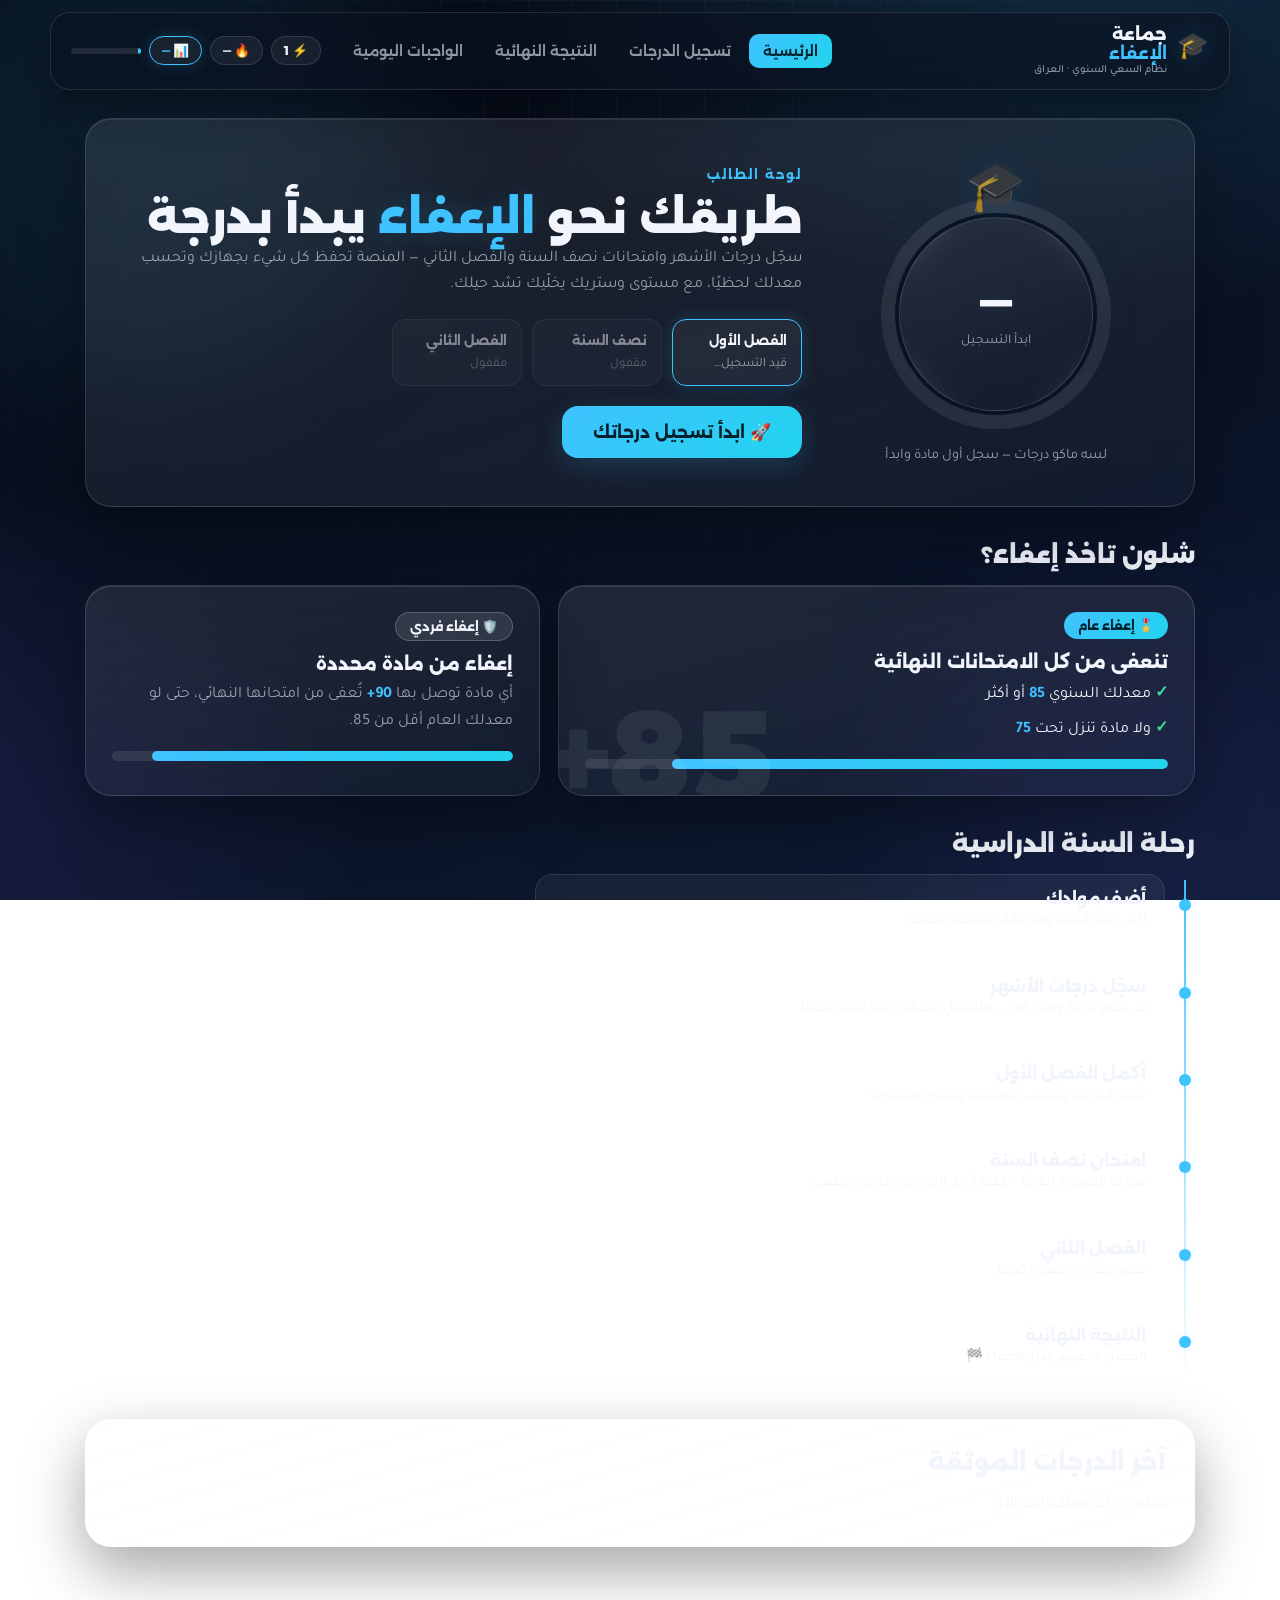
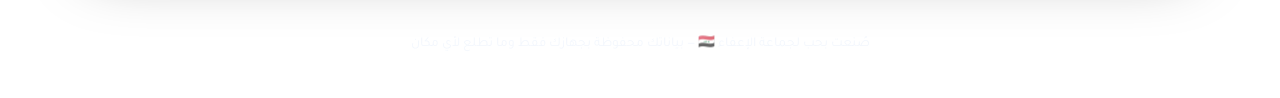
<file: for-student/index.html>
<!DOCTYPE html>
<html lang="ar" dir="rtl">
<head>
<meta charset="UTF-8">
<meta name="viewport" content="width=device-width, initial-scale=1">
<title>جماعة الإعفاء — الرئيسية</title>
<meta name="description" content="منصة جماعة الإعفاء في العراق: سجّل درجاتك، احسب معدلك، واحصل على الإعفاء">
<link rel="icon" href="data:image/svg+xml,<svg xmlns='http://www.w3.org/2000/svg' viewBox='0 0 100 100'><text y='.9em' font-size='90'>🎓</text></svg>">
<link rel="preconnect" href="https://fonts.googleapis.com">
<link rel="preconnect" href="https://fonts.gstatic.com" crossorigin>
<link href="https://fonts.googleapis.com/css2?family=Alexandria:wght@300;400;600;700;800;900&family=Tajawal:wght@400;500;700;800&display=swap" rel="stylesheet">
<link rel="stylesheet" href="style.css">
</head>
<body data-page="index" data-tier="base">

<div class="bg" aria-hidden="true"><i class="blob b1"></i><i class="blob b2"></i><i class="grid-lines"></i></div>

<header class="topbar">
  <a class="brand" href="index.html">
    <span class="brand-badge" data-sticker>🎓</span>
    <span class="brand-tx">جماعة <b>الإعفاء</b><small>نظام السعي السنوي · العراق</small></span>
  </a>
  <nav class="nav">
    <a href="index.html" class="active">الرئيسية</a>
    <a href="sing-mark.html">تسجيل الدرجات</a>
    <a href="finel.html">النتيجة النهائية</a>
    <a href="homework.html">الواجبات اليومية</a>
  </nav>
  <div class="hud">
    <span class="hud-chip" id="hud-level">⚡ 1</span>
    <span class="hud-chip" id="hud-streak">🔥 —</span>
    <span class="hud-chip acc" id="hud-avg">📊 —</span>
    <span class="lvbar" title="تقدم المستوى"><i id="hud-lvbar"></i></span>
  </div>
</header>

<main class="wrap">

  <!-- لوحة الطالب -->
  <section class="board glass rv">
    <div class="board-dial">
      <div class="sticker" id="board-sticker">🎓</div>
      <div class="dial" id="dial" style="--p:0">
        <div class="dial-core">
          <span class="dial-num" id="dial-num">—</span>
          <span class="dial-cap" id="dial-cap">ابدأ التسجيل</span>
        </div>
      </div>
      <p class="board-tier" id="board-tier"></p>
    </div>
    <div class="board-info">
      <p class="kicker">لوحة الطالب</p>
      <h1>طريقك نحو <em>الإعفاء</em> يبدأ بدرجة</h1>
      <p class="muted">سجّل درجات الأشهر وامتحانات نصف السنة والفصل الثاني — المنصة تحفظ كل شيء بجهازك وتحسب معدلك لحظيًا، مع مستوى وستريك يخلّيك تشد حيلك.</p>
      <div class="term-progress" id="term-progress"></div>
      <div class="cta-row" id="cta"></div>
    </div>
  </section>

  <!-- نظام الإعفاء -->
  <section class="rules">
    <h2 class="sec-t rv">شلون تاخذ إعفاء؟</h2>
    <div class="rules-grid">
      <article class="glass rule-card big rv">
        <span class="rule-tag">🎖️ إعفاء عام</span>
        <h3>تنعفى من كل الامتحانات النهائية</h3>
        <ul>
          <li>معدلك السنوي <b>85</b> أو أكثر</li>
          <li>ولا مادة تنزل تحت <b>75</b></li>
        </ul>
        <div class="rule-meter"><i style="--w:85%"></i><span>الهدف: 85</span></div>
      </article>
      <article class="glass rule-card rv">
        <span class="rule-tag alt">🛡️ إعفاء فردي</span>
        <h3>إعفاء من مادة محددة</h3>
        <p class="muted">أي مادة توصل بها <b>90+</b> تُعفى من امتحانها النهائي، حتى لو معدلك العام أقل من 85.</p>
        <div class="rule-meter"><i style="--w:90%"></i><span>الهدف: 90 للمادة</span></div>
      </article>
    </div>
  </section>

  <!-- رحلة السنة -->
  <section class="how">
    <h2 class="sec-t rv">رحلة السنة الدراسية</h2>
    <ol class="timeline">
      <li class="rv"><b>أضف موادك</b><span>اكتب اسم المادة وولّد خانات الأشهر بنفسك</span></li>
      <li class="rv"><b>سجّل درجات الأشهر</b><span>كل شهر بدرجة و«من كم» — والتحويل لمقياس 100 يصير تلقائيًا</span></li>
      <li class="rv"><b>أكمل الفصل الأول</b><span>تُقفل الدرجات وتُحسب المعدلات وترتفع بمستواك</span></li>
      <li class="rv"><b>امتحان نصف السنة</b><span>موادك منسوخة تلقائيًا — فقط أدخل الدرجات (تحريري/شفهي)</span></li>
      <li class="rv"><b>الفصل الثاني</b><span>نفس نظام الأشهر بالضبط</span></li>
      <li class="rv"><b>النتيجة النهائية</b><span>المعدل، التقييم، وقرار الإعفاء 🏁</span></li>
    </ol>
  </section>

  <!-- آخر الدرجات -->
  <section class="logsec glass rv">
    <h2 class="sec-t">آخر الدرجات الموثقة</h2>
    <div id="log-list"></div>
  </section>

</main>

<footer class="foot">صُنعت بحب لجماعة الإعفاء 🇮🇶 — بياناتك محفوظة بجهازك فقط وما تطلع لأي مكان</footer>

<div class="toasts" id="toasts"></div>

<div class="modal" id="modal">
  <div class="modal-card glass">
    <h3 id="modal-title"></h3>
    <p id="modal-body" class="muted"></p>
    <div class="modal-btns">
      <button class="btn btn-ghost" id="modal-no">إلغاء</button>
      <button class="btn btn-acc" id="modal-ok">نعم</button>
    </div>
  </div>
</div>

<div class="die-ov" id="die-ov">
  <div class="die-card glass">
    <div class="die-skull">💀</div>
    <h2>نحن نتأسف لك…</h2>
    <p class="muted">لكن لا تستطيع الاستمرار معنا في هذه المنصة.<br>درجة تحت 35 تعني البداية من الصفر.</p>
    <button class="btn btn-danger btn-big" id="die-restart">أبدأ من جديد</button>
  </div>
</div>

<script src="math.js"></script>
<script src="script.js"></script>
</body>
</html>
</file>
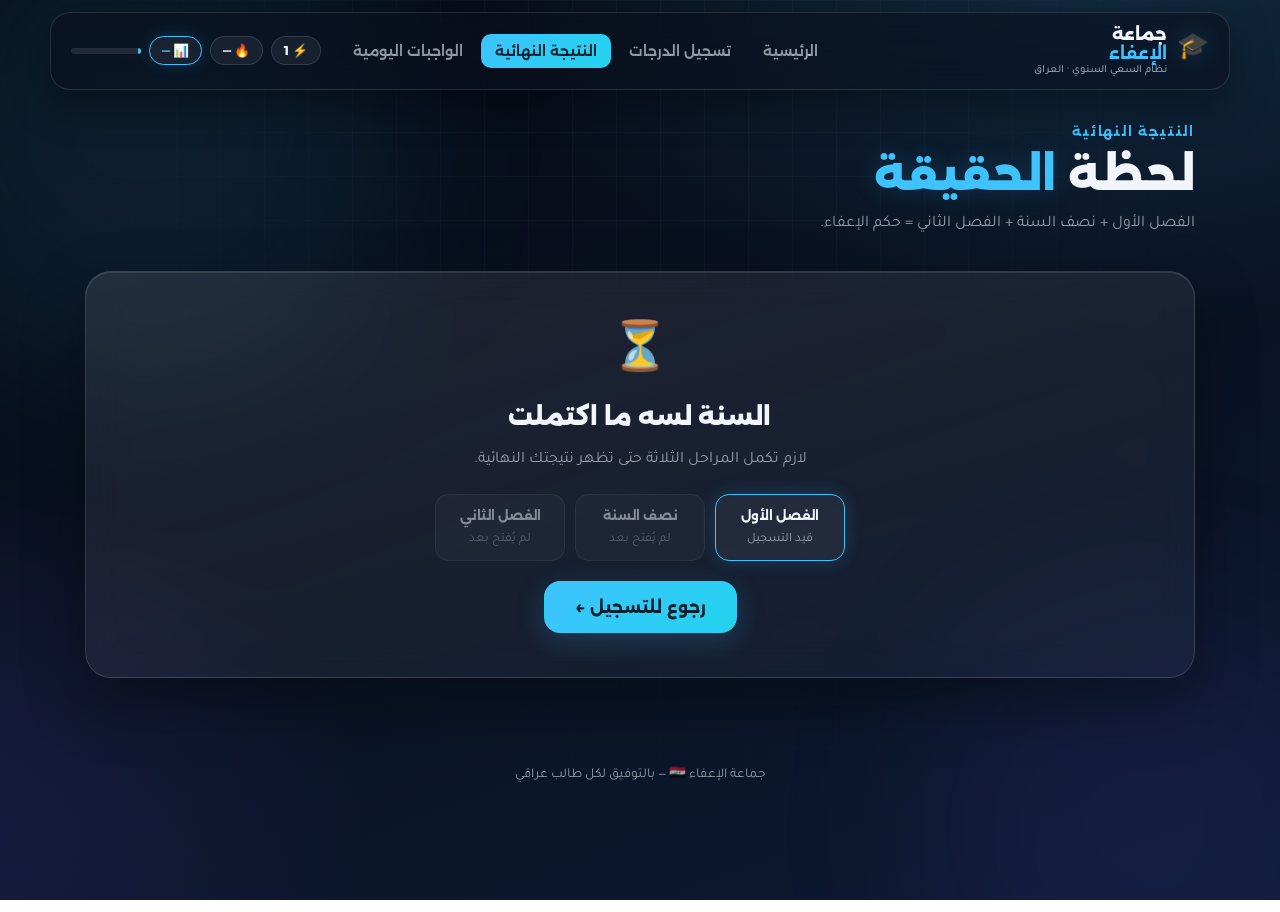
<file: for-student/finel.html>
<!DOCTYPE html>
<html lang="ar" dir="rtl">
<head>
<meta charset="UTF-8">
<meta name="viewport" content="width=device-width, initial-scale=1">
<title>جماعة الإعفاء — النتيجة النهائية</title>
<link rel="icon" href="data:image/svg+xml,<svg xmlns='http://www.w3.org/2000/svg' viewBox='0 0 100 100'><text y='.9em' font-size='90'>🎓</text></svg>">
<link rel="preconnect" href="https://fonts.googleapis.com">
<link rel="preconnect" href="https://fonts.gstatic.com" crossorigin>
<link href="https://fonts.googleapis.com/css2?family=Alexandria:wght@300;400;600;700;800;900&family=Tajawal:wght@400;500;700;800&display=swap" rel="stylesheet">
<link rel="stylesheet" href="style.css">
</head>
<body data-page="finel" data-tier="base">

<div class="bg" aria-hidden="true"><i class="blob b1"></i><i class="blob b2"></i><i class="grid-lines"></i></div>

<header class="topbar">
  <a class="brand" href="index.html">
    <span class="brand-badge" data-sticker>🎓</span>
    <span class="brand-tx">جماعة <b>الإعفاء</b><small>نظام السعي السنوي · العراق</small></span>
  </a>
  <nav class="nav">
    <a href="index.html">الرئيسية</a>
    <a href="sing-mark.html">تسجيل الدرجات</a>
    <a href="finel.html" class="active">النتيجة النهائية</a>
    <a href="homework.html">الواجبات اليومية</a>
  </nav>
  <div class="hud">
    <span class="hud-chip" id="hud-level">⚡ 1</span>
    <span class="hud-chip" id="hud-streak">🔥 —</span>
    <span class="hud-chip acc" id="hud-avg">📊 —</span>
    <span class="lvbar" title="تقدم المستوى"><i id="hud-lvbar"></i></span>
  </div>
</header>

<main class="wrap">

  <section class="page-head rv">
    <p class="kicker">النتيجة النهائية</p>
    <h1>لحظة <em>الحقيقة</em></h1>
    <p class="muted">الفصل الأول + نصف السنة + الفصل الثاني = حكم الإعفاء.</p>
  </section>

  <!-- لم تكتمل السنة -->
  <section class="glass notyet" id="finel-notyet" hidden>
    <div class="v-emoji">⏳</div>
    <h2 class="sec-t">السنة لسه ما اكتملت</h2>
    <p class="muted">لازم تكمل المراحل الثلاثة حتى تظهر نتيجتك النهائية.</p>
    <div id="ny-list" class="term-progress center"></div>
    <div class="cta-row center"><a class="btn btn-acc btn-big" href="sing-mark.html">رجوع للتسجيل ←</a></div>
  </section>

  <!-- النتيجة -->
  <div id="finel-ready">

    <section class="board glass rv">
      <div class="board-dial">
        <div class="sticker" id="f-sticker">🎓</div>
        <div class="dial" id="f-dial" style="--p:0">
          <div class="dial-core">
            <span class="dial-num" id="f-num">—</span>
            <span class="dial-cap">المعدل السنوي</span>
          </div>
        </div>
        <p class="board-tier">التقييم: <b id="f-tier-name">—</b></p>
      </div>
      <div class="board-info">
        <div id="verdict" class="verdict"></div>
        <div class="cta-row">
          <button class="btn btn-ghost" id="btn-replay">🔊 إعادة الصوت</button>
          <a class="btn btn-ghost" href="sing-mark.html">رجوع للتسجيل</a>
          <button class="btn btn-danger" data-reset>🗑 البداية من جديد</button>
        </div>
      </div>
    </section>

    <section class="glass rv table-card">
      <h2 class="sec-t">كشف الدرجات السنوي</h2>
      <div class="tscroll">
        <table class="ftable">
          <thead>
            <tr>
              <th>المادة</th>
              <th class="c">الفصل الأول</th>
              <th class="c">نصف السنة</th>
              <th class="c">الفصل الثاني</th>
              <th class="c">السنوي</th>
              <th class="c">الإعفاء</th>
            </tr>
          </thead>
          <tbody id="f-tbody"></tbody>
        </table>
      </div>
    </section>

    <section class="stats rv">
      <div class="stat glass"><b id="st-level">1</b><span>المستوى ⚡</span></div>
      <div class="stat glass"><b id="st-streak">0</b><span>الستريك الحالي 🔥</span></div>
      <div class="stat glass"><b id="st-best">0</b><span>أفضل ستريك</span></div>
      <div class="stat glass"><b id="st-count">0</b><span>عدد المواد 📚</span></div>
    </section>

  </div>

</main>

<footer class="foot">جماعة الإعفاء 🇮🇶 — بالتوفيق لكل طالب عراقي</footer>

<div class="toasts" id="toasts"></div>

<div class="modal" id="modal">
  <div class="modal-card glass">
    <h3 id="modal-title"></h3>
    <p id="modal-body" class="muted"></p>
    <div class="modal-btns">
      <button class="btn btn-ghost" id="modal-no">إلغاء</button>
      <button class="btn btn-acc" id="modal-ok">نعم</button>
    </div>
  </div>
</div>

<div class="die-ov" id="die-ov">
  <div class="die-card glass">
    <div class="die-skull">💀</div>
    <h2>نحن نتأسف لك…</h2>
    <p class="muted">لكن لا تستطيع الاستمرار معنا في هذه المنصة.<br>درجة تحت 35 تعني البداية من الصفر.</p>
    <button class="btn btn-danger btn-big" id="die-restart">أبدأ من جديد</button>
  </div>
</div>

<script src="math.js"></script>
<script src="script.js"></script>
</body>
</html>
</file>
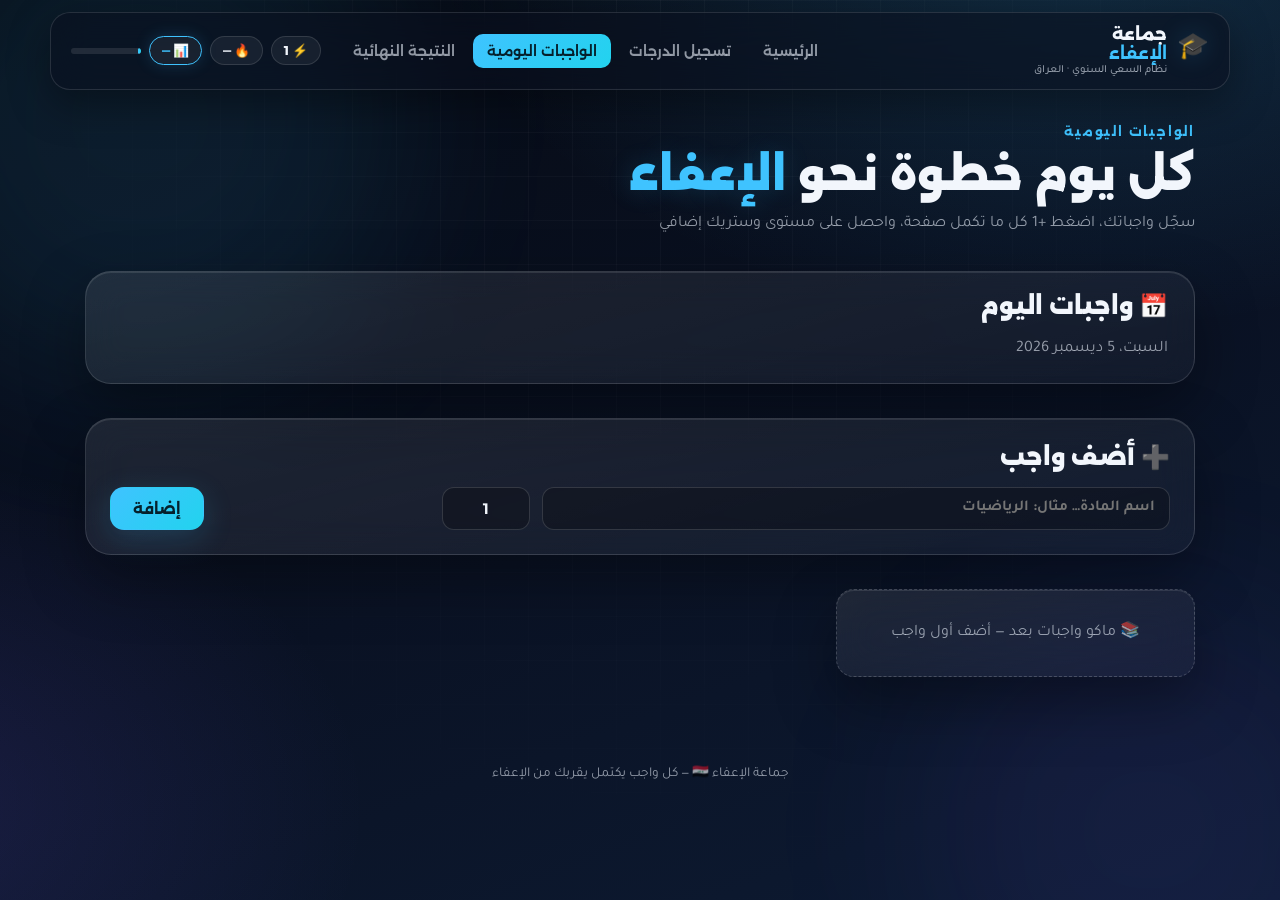
<file: for-student/homework.html>
<!DOCTYPE html>
<html lang="ar" dir="rtl">
<head>
<meta charset="UTF-8">
<meta name="viewport" content="width=device-width, initial-scale=1">
<title>جماعة الإعفاء — الواجبات اليومية</title>
<link rel="icon" href="data:image/svg+xml,<svg xmlns='http://www.w3.org/2000/svg' viewBox='0 0 100 100'><text y='.9em' font-size='90'>📚</text></svg>">
<link rel="preconnect" href="https://fonts.googleapis.com">
<link rel="preconnect" href="https://fonts.gstatic.com" crossorigin>
<link href="https://fonts.googleapis.com/css2?family=Alexandria:wght@300;400;600;700;800;900&family=Tajawal:wght@400;500;700;800&display=swap" rel="stylesheet">
<link rel="stylesheet" href="style.css">
</head>
<body data-page="homework" data-tier="base">

<div class="bg" aria-hidden="true"><i class="blob b1"></i><i class="blob b2"></i><i class="grid-lines"></i></div>

<header class="topbar">
  <a class="brand" href="index.html">
    <span class="brand-badge" data-sticker>🎓</span>
    <span class="brand-tx">جماعة <b>الإعفاء</b><small>نظام السعي السنوي · العراق</small></span>
  </a>
  <nav class="nav">
    <a href="index.html">الرئيسية</a>
    <a href="sing-mark.html">تسجيل الدرجات</a>
    <a href="homework.html" class="active">الواجبات اليومية</a>
    <a href="finel.html">النتيجة النهائية</a>
  </nav>
  <div class="hud">
    <span class="hud-chip" id="hud-level">⚡ 1</span>
    <span class="hud-chip" id="hud-streak">🔥 —</span>
    <span class="hud-chip acc" id="hud-avg">📊 —</span>
    <span class="lvbar" title="تقدم المستوى"><i id="hud-lvbar"></i></span>
  </div>
</header>

<main class="wrap">

  <section class="page-head rv">
    <p class="kicker">الواجبات اليومية</p>
    <h1>كل يوم خطوة نحو <em>الإعفاء</em></h1>
    <p class="muted">سجّل واجباتك، اضغط +1 كل ما تكمل صفحة، واحصل على مستوى وستريك إضافي</p>
  </section>

  <section class="glass hw-date rv">
    <h2 class="sec-t">📅 واجبات اليوم</h2>
    <p class="muted" id="hw-date"></p>
  </section>

  <section class="glass hw-add rv" id="hw-add-section">
    <h2 class="sec-t">➕ أضف واجب</h2>
    <div class="add-row">
      <input class="inp" type="text" id="hw-name" placeholder="اسم المادة… مثال: الرياضيات" maxlength="40">
      <input class="inp num small-inp" type="number" id="hw-pages" placeholder="عدد الصفحات" min="1" step="1" value="1">
      <button class="btn btn-acc" id="hw-add-btn">إضافة</button>
    </div>
  </section>

  <section class="hw-list rv" id="hw-list"></section>

  <section class="hw-complete rv" id="hw-complete-section" hidden>
    <button class="btn btn-acc btn-big" id="hw-complete-btn">✔️ تم — هذه هي كل واجباتي اليوم</button>
  </section>

  <section class="glass hw-done rv" id="hw-done-section" hidden>
    <div class="hw-done-content">
      <div class="hw-done-emoji">🎉</div>
      <h2 class="sec-t">أكملت واجبات اليوم!</h2>
      <p class="muted" id="hw-done-stats"></p>
      <div class="cta-row center">
        <button class="btn btn-ghost" id="hw-new-day">🌅 يوم جديد</button>
        <a class="btn btn-acc" href="index.html">الرئيسية ←</a>
      </div>
    </div>
  </section>

</main>

<footer class="foot">جماعة الإعفاء 🇮🇶 — كل واجب يكتمل يقربك من الإعفاء</footer>

<div class="gta-screen" id="gta-screen">
  <div class="gta-content">
    <h1 class="gta-title">MISSION PASSED</h1>
    <div class="gta-subtitle">الواجبات اليومية</div>
    <div class="gta-stats" id="gta-stats"></div>
    <div class="gta-respect">
      <span class="gta-respect-label">Respect</span>
      <span class="gta-respect-value">+10</span>
    </div>
    <button class="btn btn-ghost gta-continue" id="gta-continue">متابعة</button>
  </div>
</div>

<div class="toasts" id="toasts"></div>

<div class="modal" id="modal">
  <div class="modal-card glass">
    <h3 id="modal-title"></h3>
    <p id="modal-body" class="muted"></p>
    <div class="modal-btns">
      <button class="btn btn-ghost" id="modal-no">إلغاء</button>
      <button class="btn btn-acc" id="modal-ok">نعم</button>
    </div>
  </div>
</div>

<script src="math.js"></script>
<script src="script.js"></script>
<script src="homework.js"></script>
</body>
</html>
</file>
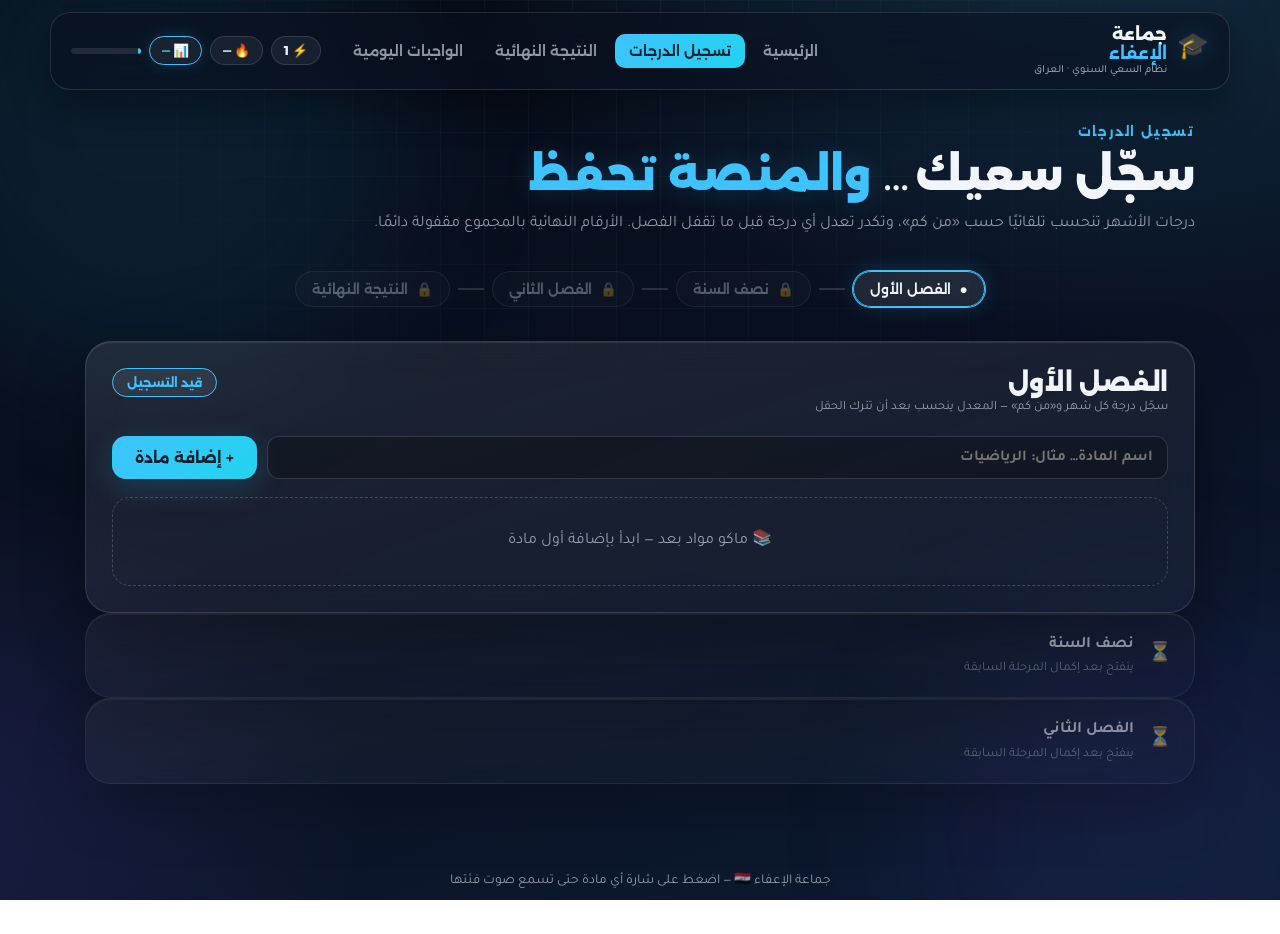
<file: for-student/sing-mark.html>
<!DOCTYPE html>
<html lang="ar" dir="rtl">
<head>
<meta charset="UTF-8">
<meta name="viewport" content="width=device-width, initial-scale=1">
<title>جماعة الإعفاء — تسجيل الدرجات</title>
<link rel="icon" href="data:image/svg+xml,<svg xmlns='http://www.w3.org/2000/svg' viewBox='0 0 100 100'><text y='.9em' font-size='90'>🎓</text></svg>">
<link rel="preconnect" href="https://fonts.googleapis.com">
<link rel="preconnect" href="https://fonts.gstatic.com" crossorigin>
<link href="https://fonts.googleapis.com/css2?family=Alexandria:wght@300;400;600;700;800;900&family=Tajawal:wght@400;500;700;800&display=swap" rel="stylesheet">
<link rel="stylesheet" href="style.css">
</head>
<body data-page="sing" data-tier="base">

<div class="bg" aria-hidden="true"><i class="blob b1"></i><i class="blob b2"></i><i class="grid-lines"></i></div>

<header class="topbar">
  <a class="brand" href="index.html">
    <span class="brand-badge" data-sticker>🎓</span>
    <span class="brand-tx">جماعة <b>الإعفاء</b><small>نظام السعي السنوي · العراق</small></span>
  </a>
  <nav class="nav">
    <a href="index.html">الرئيسية</a>
    <a href="sing-mark.html" class="active">تسجيل الدرجات</a>
    <a href="finel.html">النتيجة النهائية</a>
    <a href="homework.html">الواجبات اليومية</a>
  </nav>
  <div class="hud">
    <span class="hud-chip" id="hud-level">⚡ 1</span>
    <span class="hud-chip" id="hud-streak">🔥 —</span>
    <span class="hud-chip acc" id="hud-avg">📊 —</span>
    <span class="lvbar" title="تقدم المستوى"><i id="hud-lvbar"></i></span>
  </div>
</header>

<main class="wrap">

  <section class="page-head rv">
    <p class="kicker">تسجيل الدرجات</p>
    <h1>سجّل سعيك… <em>والمنصة تحفظ</em></h1>
    <p class="muted">درجات الأشهر تنحسب تلقائيًا حسب «من كم»، وتكدر تعدل أي درجة قبل ما تقفل الفصل. الأرقام النهائية بالمجموع مقفولة دائمًا.</p>
  </section>

  <div class="steps rv" id="steps"></div>

  <div id="terms-area"></div>

</main>

<footer class="foot">جماعة الإعفاء 🇮🇶 — اضغط على شارة أي مادة حتى تسمع صوت فئتها</footer>

<div class="toasts" id="toasts"></div>

<div class="modal" id="modal">
  <div class="modal-card glass">
    <h3 id="modal-title"></h3>
    <p id="modal-body" class="muted"></p>
    <div class="modal-btns">
      <button class="btn btn-ghost" id="modal-no">إلغاء</button>
      <button class="btn btn-acc" id="modal-ok">نعم</button>
    </div>
  </div>
</div>

<div class="die-ov" id="die-ov">
  <div class="die-card glass">
    <div class="die-skull">💀</div>
    <h2>نحن نتأسف لك…</h2>
    <p class="muted">لكن لا تستطيع الاستمرار معنا في هذه المنصة.<br>درجة تحت 35 تعني البداية من الصفر.</p>
    <button class="btn btn-danger btn-big" id="die-restart">أبدأ من جديد</button>
  </div>
</div>

<script src="math.js"></script>
<script src="script.js"></script>
</body>
</html>
</file>
<file: for-student/style.css>
/* ============================================================
   style.css — منصة جماعة الإعفاء
   تصميم زجاجي ديناميكي: الثيم كامل يتبدل حسب المعدل
   ============================================================ */

@property --p { syntax: "<number>"; inherits: true; initial-value: 0; }

:root{
  --f-disp:"Alexandria",sans-serif;
  --f-body:"Tajawal",sans-serif;
  --ink:#f2f6fc;
  --muted:rgba(235,242,252,.6);
  --danger:#ff5d6c;
  --ok:#3ddc97;
  --r-lg:26px; --r-md:18px; --r-sm:12px;
  --bg0:#060a13; --bg1:#0a1224; --bg2:#0d1b33;
  --acc:#3fc3ff; --acc2:#22d3ee; --acc-ink:#05202c;
  --glowA:rgba(63,195,255,.18); --glowB:rgba(124,96,255,.14);
}

body[data-tier="jewel"]{ --acc:#31e6a9; --acc2:#4be1ff; --acc-ink:#03251a;
  --bg0:#03110c; --bg1:#05231a; --bg2:#073527;
  --glowA:rgba(49,230,169,.22); --glowB:rgba(75,225,255,.15); }
body[data-tier="gold"]{ --acc:#ffc53d; --acc2:#ff9d2e; --acc-ink:#2a1a02;
  --bg0:#120c03; --bg1:#1e1406; --bg2:#2c1d08;
  --glowA:rgba(255,197,61,.20); --glowB:rgba(255,157,46,.13); }
body[data-tier="silver"]{ --acc:#dfe9f5; --acc2:#9fb9d4; --acc-ink:#182432;
  --bg0:#0a0e15; --bg1:#121a26; --bg2:#1a2636;
  --glowA:rgba(223,233,245,.16); --glowB:rgba(159,185,212,.12); }
body[data-tier="bronze"]{ --acc:#e59a5c; --acc2:#cf7031; --acc-ink:#2b1507;
  --bg0:#130b06; --bg1:#201207; --bg2:#2e1a0a;
  --glowA:rgba(229,154,92,.20); --glowB:rgba(207,112,49,.13); }
body[data-tier="fail"]{ --acc:#ff6070; --acc2:#ff2e55; --acc-ink:#33070e;
  --bg0:#150509; --bg1:#21080f; --bg2:#300c16;
  --glowA:rgba(255,96,112,.20); --glowB:rgba(255,46,85,.14); }
body[data-tier="die"]{ --acc:#e0313f; --acc2:#7e1220; --acc-ink:#2b0407;
  --bg0:#0a0405; --bg1:#160608; --bg2:#22090d;
  --glowA:rgba(224,49,63,.22); --glowB:rgba(126,18,32,.20); }

*{ margin:0; padding:0; box-sizing:border-box; }
[hidden]{ display:none !important; }
html{ scroll-behavior:smooth; }
body{
  font-family:var(--f-body); color:var(--ink); line-height:1.65;
  min-height:100vh; overflow-x:hidden;
  background:
    radial-gradient(1100px 700px at 85% -10%, var(--glowA), transparent 60%),
    radial-gradient(900px 650px at -10% 90%, var(--glowB), transparent 55%),
    linear-gradient(160deg, var(--bg0), var(--bg1) 55%, var(--bg2));
  background-attachment:fixed;
  transition:background .8s ease;
}
::selection{ background:var(--acc); color:var(--acc-ink); }
::-webkit-scrollbar{ width:10px; }
::-webkit-scrollbar-track{ background:var(--bg0); }
::-webkit-scrollbar-thumb{ background:rgba(255,255,255,.14); border-radius:99px; }

/* ---- خلفية حية ---- */
.bg{ position:fixed; inset:0; z-index:-1; overflow:hidden; pointer-events:none; }
.blob{ position:absolute; border-radius:50%; filter:blur(90px); opacity:.55; }
.b1{ width:520px; height:520px; background:var(--glowA); top:-140px; inset-inline-end:-120px;
  animation:drift 16s ease-in-out infinite alternate; }
.b2{ width:460px; height:460px; background:var(--glowB); bottom:-160px; inset-inline-start:-100px;
  animation:drift 20s ease-in-out infinite alternate-reverse; }
@keyframes drift{ from{ transform:translate(0,0) scale(1); } to{ transform:translate(-60px,50px) scale(1.15); } }
.grid-lines{ position:absolute; inset:0;
  background-image:linear-gradient(rgba(255,255,255,.035) 1px, transparent 1px),
                   linear-gradient(90deg, rgba(255,255,255,.035) 1px, transparent 1px);
  background-size:44px 44px;
  -webkit-mask-image:radial-gradient(ellipse at 50% 0%, black, transparent 75%);
  mask-image:radial-gradient(ellipse at 50% 0%, black, transparent 75%); }

/* ---- الشريط العلوي ---- */
.topbar{
  position:sticky; top:12px; z-index:50;
  display:flex; align-items:center; gap:18px; flex-wrap:wrap;
  width:calc(100% - 32px); max-width:1180px; margin:12px auto 28px;
  padding:12px 20px; border-radius:20px;
  background:rgba(10,16,30,.55); backdrop-filter:blur(18px); -webkit-backdrop-filter:blur(18px);
  border:1px solid rgba(255,255,255,.12);
  box-shadow:0 14px 40px rgba(0,0,0,.35);
}
.brand{ display:flex; align-items:center; gap:10px; text-decoration:none; color:var(--ink); }
.brand-badge{ font-size:1.6rem; filter:drop-shadow(0 0 12px var(--glowA)); }
.brand-tx{ font:800 1.05rem var(--f-disp); line-height:1.15; display:flex; flex-direction:column; }
.brand-tx b{ color:var(--acc); }
.brand-tx small{ font:500 .68rem var(--f-body); color:var(--muted); }
.nav{ display:flex; gap:4px; margin-inline-start:auto; }
.nav a{ padding:8px 14px; border-radius:10px; color:var(--muted); text-decoration:none;
  font:600 .88rem var(--f-disp); transition:.2s; }
.nav a:hover{ color:var(--ink); background:rgba(255,255,255,.07); }
.nav a.active{ color:var(--acc-ink); background:linear-gradient(135deg, var(--acc), var(--acc2)); }
.hud{ display:flex; align-items:center; gap:8px; flex-wrap:wrap; }
.hud-chip{ padding:6px 12px; border-radius:999px; background:rgba(255,255,255,.06);
  border:1px solid rgba(255,255,255,.12); font:700 .8rem var(--f-disp); white-space:nowrap; }
.hud-chip.acc{ border-color:var(--acc); color:var(--acc); box-shadow:0 0 16px var(--glowA); }
.lvbar{ width:70px; height:6px; border-radius:99px; background:rgba(255,255,255,.1); overflow:hidden; }
.lvbar i{ display:block; height:100%; width:4%;
  background:linear-gradient(90deg, var(--acc), var(--acc2)); border-radius:99px; transition:width .6s; }

/* ---- الهيكل ---- */
.wrap{ max-width:1150px; margin-inline:auto; padding:0 20px 60px;
  position:relative; z-index:1; display:grid; gap:34px; }
.page-head{ padding-top:6px; }
.page-head h1{ margin:6px 0 8px; }
.kicker{ color:var(--acc); font:700 .8rem var(--f-disp); letter-spacing:.14em; margin-bottom:8px; }
h1{ font:900 clamp(1.7rem, 4vw, 2.7rem)/1.3 var(--f-disp); }
h1 em{ font-style:normal; color:var(--acc); text-shadow:0 0 26px var(--glowA); }
h2{ font:800 1.35rem var(--f-disp); }
.sec-t{ font:900 1.45rem var(--f-disp); margin-bottom:16px; }
.muted{ color:var(--muted); }
.small{ font-size:.8rem; color:var(--muted); }
.foot{ text-align:center; color:var(--muted); padding:26px 16px 42px; font-size:.85rem; position:relative; z-index:1; }

/* ---- الزجاج ---- */
.glass{
  background:linear-gradient(165deg, rgba(255,255,255,.09), rgba(255,255,255,.035));
  backdrop-filter:blur(18px); -webkit-backdrop-filter:blur(18px);
  border:1px solid rgba(255,255,255,.13); border-radius:var(--r-lg);
  box-shadow:0 24px 60px rgba(0,0,0,.35), inset 0 1px 0 rgba(255,255,255,.1);
}
.glass2{
  background:linear-gradient(165deg, rgba(255,255,255,.07), rgba(255,255,255,.025));
  border:1px solid rgba(255,255,255,.11); border-radius:var(--r-md);
  backdrop-filter:blur(12px); -webkit-backdrop-filter:blur(12px);
}

/* ---- الأزرار ---- */
.btn{
  display:inline-flex; align-items:center; justify-content:center; gap:8px;
  padding:11px 22px; border-radius:14px;
  border:1px solid rgba(255,255,255,.16); background:rgba(255,255,255,.07);
  color:var(--ink); font:700 .95rem var(--f-disp); cursor:pointer;
  text-decoration:none; transition:.25s; backdrop-filter:blur(8px);
}
.btn:hover{ transform:translateY(-2px); background:rgba(255,255,255,.13); box-shadow:0 10px 26px rgba(0,0,0,.35); }
.btn:active{ transform:translateY(0); }
.btn-acc{ background:linear-gradient(135deg, var(--acc), var(--acc2)); color:var(--acc-ink);
  border-color:transparent; box-shadow:0 8px 30px var(--glowA); }
.btn-acc:hover{ filter:brightness(1.08); background:linear-gradient(135deg, var(--acc), var(--acc2)); }
.btn-danger{ background:linear-gradient(135deg,#ff5d6c,#c81e3a); color:#fff; border-color:transparent; }
.btn-ghost{ background:transparent; }
.btn-big{ padding:15px 30px; font-size:1.05rem; border-radius:16px; }
.btn-sm{ padding:6px 14px; font-size:.8rem; border-radius:10px; }
.cta-row{ display:flex; gap:12px; flex-wrap:wrap; margin-top:18px; }
.cta-row.center{ justify-content:center; }

/* ---- العداد الدائري ---- */
.board{ display:grid; grid-template-columns:320px 1fr; gap:34px; padding:38px; align-items:center; }
.board-dial{ position:relative; display:flex; flex-direction:column; align-items:center; padding-top:42px; }
.dial{ position:relative; width:230px; height:230px; border-radius:50%; transition:--p 1s ease; }
.dial::before{
  content:""; position:absolute; inset:0; border-radius:50%;
  background:conic-gradient(from 210deg, var(--acc), var(--acc2) calc(var(--p) * 1%),
             rgba(255,255,255,.08) calc(var(--p) * 1%));
  filter:drop-shadow(0 0 24px var(--glowA));
}
.dial::after{ content:""; position:absolute; inset:14px; border-radius:50%; background:var(--bg1); }
.dial-core{
  position:absolute; inset:18px; border-radius:50%; z-index:1;
  display:flex; flex-direction:column; align-items:center; justify-content:center; gap:4px;
  background:linear-gradient(160deg, rgba(255,255,255,.12), rgba(255,255,255,.03));
  backdrop-filter:blur(14px); border:1px solid rgba(255,255,255,.14);
}
.dial-num{ font:800 3.2rem var(--f-disp); line-height:1; text-shadow:0 0 30px var(--glowA); }
.dial-cap{ color:var(--muted); font-size:.85rem; }
.sticker{
  position:absolute; top:0; left:50%; transform:translateX(-50%);
  font-size:3rem; z-index:3; filter:drop-shadow(0 6px 18px var(--glowA));
  animation:float 3.4s ease-in-out infinite;
}
.sticker.idle{ opacity:.7; }
@keyframes float{ 0%,100%{ transform:translate(-50%,0); } 50%{ transform:translate(-50%,-10px); } }
.board-tier{ margin-top:16px; color:var(--muted); font-size:.9rem; text-align:center; }
.board-tier b{ color:var(--acc); font-family:var(--f-disp); }

/* ---- شرائح التقدم ---- */
.term-progress{ display:flex; gap:10px; flex-wrap:wrap; margin:20px 0; }
.term-progress.center{ justify-content:center; }
.tp-item{ padding:10px 14px; border-radius:14px; border:1px solid rgba(255,255,255,.12);
  background:rgba(255,255,255,.05); display:flex; flex-direction:column; gap:3px; font-size:.8rem; min-width:130px; }
.tp-item b{ font-family:var(--f-disp); }
.tp-item span{ color:var(--muted); }
.tp-item.done{ border-color:rgba(61,220,151,.45); }
.tp-item.done span{ color:var(--ok); }
.tp-item.open{ border-color:var(--acc); box-shadow:0 0 18px var(--glowA); }
.tp-item.locked{ opacity:.5; }

/* ---- نظام الإعفاء ---- */
.rules-grid{ display:grid; grid-template-columns:1.4fr 1fr; gap:18px; }
.rule-card{ padding:26px; position:relative; overflow:hidden; }
.rule-card.big::after{ content:"85+"; position:absolute; inset-inline-end:-14px; bottom:-38px;
  font:900 8rem var(--f-disp); opacity:.07; pointer-events:none; }
.rule-tag{ display:inline-block; padding:6px 14px; border-radius:999px; font:700 .8rem var(--f-disp);
  background:linear-gradient(135deg, var(--acc), var(--acc2)); color:var(--acc-ink); margin-bottom:12px; }
.rule-tag.alt{ background:rgba(255,255,255,.1); color:var(--ink); border:1px solid rgba(255,255,255,.2); }
.rule-card h3{ font:800 1.1rem var(--f-disp); margin-bottom:8px; }
.rule-card ul{ list-style:none; margin-top:10px; display:grid; gap:8px; }
.rule-card li::before{ content:"✓ "; color:var(--ok); font-weight:800; }
.rule-card b{ color:var(--acc); }
.rule-meter{ margin-top:16px; height:10px; border-radius:99px; background:rgba(255,255,255,.09);
  position:relative; overflow:hidden; }
.rule-meter i{ position:absolute; top:0; bottom:0; inset-inline-start:0; width:var(--w);
  background:linear-gradient(90deg, var(--acc), var(--acc2)); border-radius:99px; }
.rule-meter span{ position:absolute; inset-inline-end:8px; top:-24px; font:600 .7rem var(--f-body); color:var(--muted); }

/* ---- الخط الزمني ---- */
.timeline{ list-style:none; position:relative; padding-inline-start:30px; display:grid; gap:14px; max-width:660px; }
.timeline::before{ content:""; position:absolute; inset-inline-start:9px; top:6px; bottom:6px; width:2px;
  background:linear-gradient(var(--acc), transparent); }
.timeline li{ position:relative; padding:14px 18px; border-radius:var(--r-md);
  background:rgba(255,255,255,.05); border:1px solid rgba(255,255,255,.1);
  transition:.25s; display:flex; flex-direction:column; gap:2px; }
.timeline li:hover{ transform:translateX(-6px); border-color:var(--acc); }
.timeline li::before{ content:""; position:absolute; inset-inline-start:-27px; top:24px;
  width:12px; height:12px; border-radius:50%; background:var(--acc); box-shadow:0 0 12px var(--glowA); }
.timeline b{ font:800 1rem var(--f-disp); }
.timeline span{ color:var(--muted); font-size:.85rem; }

/* ---- سجل الدرجات ---- */
.logsec{ padding:28px; }
.log-row{ display:flex; align-items:center; gap:12px; padding:10px 6px;
  border-bottom:1px dashed rgba(255,255,255,.09); flex-wrap:wrap; }
.log-row:last-child{ border-bottom:0; }
.log-term{ color:var(--muted); font-size:.75rem; min-width:92px; }
.log-row b{ flex:1; font-family:var(--f-disp); }
.delta{ font:700 .75rem var(--f-disp); }
.delta.up{ color:var(--ok); }
.delta.down{ color:var(--danger); }

/* ---- خطوات المراحل ---- */
.steps{ display:flex; align-items:center; gap:8px; flex-wrap:wrap; justify-content:center; }
.step{ display:flex; align-items:center; gap:8px; padding:9px 16px; border-radius:999px;
  border:1px solid rgba(255,255,255,.12); background:rgba(255,255,255,.04);
  color:var(--muted); font:600 .85rem var(--f-disp); transition:.25s; }
.step.now{ border-color:var(--acc); color:var(--ink); background:rgba(255,255,255,.09);
  box-shadow:0 0 0 1px var(--acc), 0 0 22px var(--glowA); }
.step.done{ color:var(--ok); border-color:rgba(61,220,151,.4); cursor:pointer; }
.step.lock{ opacity:.55; }
.step-line{ width:26px; height:2px; background:rgba(255,255,255,.14); }
.step-line.done{ background:var(--ok); }

/* ---- لوحة الفصل ---- */
.term-panel{ padding:26px; }
.term-head{ display:flex; justify-content:space-between; align-items:flex-start; gap:14px; flex-wrap:wrap; margin-bottom:18px; }
.term-head h2{ font:900 1.5rem var(--f-disp); }
.pill{ padding:6px 14px; border-radius:999px; font:700 .78rem var(--f-disp); white-space:nowrap; }
.pill.live{ background:rgba(255,255,255,.08); border:1px solid var(--acc); color:var(--acc); animation:pulse 2.2s infinite; }
@keyframes pulse{ 0%,100%{ box-shadow:0 0 0 0 var(--glowA); } 50%{ box-shadow:0 0 0 8px transparent; } }
.add-subj{ margin-bottom:18px; }
.add-row{ display:flex; gap:10px; }
.add-row .inp{ flex:1; }
.subj-list{ display:grid; gap:16px; }
.term-foot{ margin-top:22px; display:flex; justify-content:center; }
.btn-lock{ background:linear-gradient(135deg, var(--acc), var(--acc2)); color:var(--acc-ink); border:none; }
.empty{ padding:30px; text-align:center; color:var(--muted);
  border:1px dashed rgba(255,255,255,.18); border-radius:var(--r-md); }
.done-panel{ padding:36px; text-align:center; display:flex; flex-direction:column; gap:10px; align-items:center; }
.done-emoji{ font-size:3rem; }
.danger-banner{ padding:18px; border-color:rgba(255,93,108,.5); color:#ffb3bb;
  display:flex; flex-direction:column; gap:12px; align-items:flex-start; }

/* ---- بطاقة المادة ---- */
.subj{ padding:18px; transition:.3s; }
.subj:hover{ transform:translateY(-3px); border-color:rgba(255,255,255,.22); box-shadow:0 18px 44px rgba(0,0,0,.35); }
.subj-head{ display:flex; align-items:center; gap:10px; flex-wrap:wrap; margin-bottom:14px; }
.subj-dot{ font-size:1.5rem; }
.subj-name{ font:800 1.15rem var(--f-disp); flex:1; min-width:140px; }
.rows{ display:grid; gap:4px; }
.mrow{ display:grid; grid-template-columns:130px auto 1fr auto; align-items:center; gap:10px;
  padding:9px 10px; border-radius:12px; transition:.2s; }
.mrow:hover{ background:rgba(255,255,255,.04); }
.mrow-label{ color:var(--muted); font:600 .85rem var(--f-disp); }
.mrow-in{ display:flex; align-items:center; gap:8px; }
.of{ color:var(--muted); font-size:.8rem; }
.row-spacer{ width:34px; display:inline-block; }
.add-row-btn{ margin-top:10px; }

/* ---- الإدخالات ---- */
.inp{ width:100%; padding:11px 14px; border-radius:12px;
  border:1px solid rgba(255,255,255,.14); background:rgba(0,0,0,.25);
  color:var(--ink); font:600 .95rem var(--f-body); outline:none; transition:.2s; }
.inp:focus{ border-color:var(--acc); box-shadow:0 0 0 3px var(--glowA); }
.inp:disabled{ opacity:.55; cursor:not-allowed; }
.inp.num{ width:104px; text-align:center; font-family:var(--f-disp); }
.inp.small-inp{ width:88px; }
.inp.over{ border-color:var(--danger); box-shadow:0 0 0 3px rgba(255,93,108,.2); }
input[type=number]::-webkit-outer-spin-button, input[type=number]::-webkit-inner-spin-button{ -webkit-appearance:none; margin:0; }
input[type=number]{ -moz-appearance:textfield; appearance:textfield; }
.icon-btn{ background:rgba(255,255,255,.06); border:1px solid rgba(255,255,255,.12);
  color:var(--muted); width:34px; height:34px; border-radius:10px; cursor:pointer; transition:.2s; font-size:.85rem; }
.icon-btn:hover{ color:#fff; background:rgba(255,255,255,.14); }
.icon-btn.danger:hover{ background:rgba(255,93,108,.2); border-color:rgba(255,93,108,.5); }

/* ---- الشارات ---- */
.chip{ display:inline-flex; align-items:center; gap:6px; padding:4px 12px; border-radius:999px;
  font:600 .8rem var(--f-disp); border:1px solid rgba(255,255,255,.16);
  background:rgba(255,255,255,.06); color:var(--muted); white-space:nowrap; transition:.2s; }
.chip.sm{ padding:2px 10px; font-size:.72rem; }
.chip[data-tier="jewel"]{ color:#5ff2c0; border-color:rgba(49,230,169,.55); background:rgba(49,230,169,.12); box-shadow:0 0 14px rgba(49,230,169,.25); }
.chip[data-tier="gold"]{ color:#ffd76a; border-color:rgba(255,197,61,.55); background:rgba(255,197,61,.12); box-shadow:0 0 14px rgba(255,197,61,.22); }
.chip[data-tier="silver"]{ color:#eef4fb; border-color:rgba(200,215,235,.55); background:rgba(200,215,235,.10); box-shadow:0 0 12px rgba(200,215,235,.15); }
.chip[data-tier="bronze"]{ color:#f0b183; border-color:rgba(229,154,92,.55); background:rgba(229,154,92,.12); box-shadow:0 0 12px rgba(229,154,92,.18); }
.chip[data-tier="fail"]{ color:#ff8a96; border-color:rgba(255,96,112,.55); background:rgba(255,96,112,.12); }
.chip[data-tier="die"]{ color:#ff4d5e; border-color:rgba(224,49,63,.6); background:rgba(224,49,63,.15); box-shadow:0 0 16px rgba(224,49,63,.3); }

/* ---- مجموع المادة المقفول ---- */
.subj-total{ display:flex; gap:14px; flex-wrap:wrap; align-items:center; justify-content:space-between;
  margin-top:12px; padding:12px 16px; border-radius:var(--r-sm);
  background:rgba(0,0,0,.28); border:1px dashed rgba(255,255,255,.16);
  font:600 .88rem var(--f-disp); transition:border-color .3s; }
.subj-total .lock-ic{ font-size:1rem; opacity:.8; }
.subj-total .lock-cell i{ font-style:normal; color:var(--muted); font-size:.72rem; margin-inline-start:4px; }
.subj-total .strong b{ font-size:1.15rem; }
.subj-total[data-tier="jewel"]{ border-color:rgba(49,230,169,.5); }
.subj-total[data-tier="gold"]{ border-color:rgba(255,197,61,.5); }
.subj-total[data-tier="silver"]{ border-color:rgba(200,215,235,.45); }
.subj-total[data-tier="bronze"]{ border-color:rgba(229,154,92,.5); }
.subj-total[data-tier="fail"]{ border-color:rgba(255,96,112,.55); }
.subj-total[data-tier="die"]{ border-color:rgba(224,49,63,.65); }

/* ---- الأرشيف والمقفول ---- */
.archive{ padding:0; overflow:hidden; }
.archive summary{ display:flex; align-items:center; gap:12px; padding:16px 20px; cursor:pointer;
  font-family:var(--f-disp); list-style:none; flex-wrap:wrap; }
.archive summary::-webkit-details-marker{ display:none; }
.archive summary:hover{ background:rgba(255,255,255,.04); }
.arch-ic{ font-size:1.2rem; }
.arch-body{ padding:6px 20px 18px; display:grid; gap:8px; }
.arch-row{ display:flex; justify-content:space-between; align-items:center;
  padding:8px 12px; border-radius:10px; background:rgba(255,255,255,.04); }
.done-pill{ background:rgba(61,220,151,.12); border:1px solid rgba(61,220,151,.4);
  color:var(--ok); padding:4px 12px; border-radius:999px; font:700 .75rem var(--f-disp); }
.locked-panel{ display:flex; gap:14px; align-items:center; padding:18px 22px; opacity:.55; }
.locked-panel p{ margin:0; }

/* ---- صفحة النتيجة ---- */
.notyet{ padding:44px; text-align:center; }
.verdict{ padding:30px; text-align:center; border-radius:var(--r-lg);
  background:rgba(255,255,255,.05); border:1px solid rgba(255,255,255,.14); }
.v-emoji{ font-size:3rem; margin-bottom:8px; }
.verdict h2{ font:900 1.4rem var(--f-disp); margin-bottom:6px; }
.v-general{ border-color:rgba(49,230,169,.55); box-shadow:0 0 60px rgba(49,230,169,.15); }
.v-indiv{ border-color:rgba(255,197,61,.55); box-shadow:0 0 60px rgba(255,197,61,.12); }
.v-none{ border-color:rgba(255,255,255,.2); }
.ex-chips{ display:flex; gap:10px; justify-content:center; flex-wrap:wrap; margin-top:14px; }
.ex-badge{ padding:4px 12px; border-radius:999px; background:rgba(49,230,169,.14);
  border:1px solid rgba(49,230,169,.5); color:#5ff2c0; font:700 .78rem var(--f-disp); white-space:nowrap; }
.table-card{ padding:28px; }
.tscroll{ overflow-x:auto; }
.ftable{ width:100%; border-collapse:collapse; font-size:.92rem; min-width:560px; }
.ftable th{ font:700 .8rem var(--f-disp); color:var(--muted); padding:12px;
  border-bottom:1px solid rgba(255,255,255,.14); text-align:right; }
.ftable td{ padding:12px; border-bottom:1px solid rgba(255,255,255,.07); }
.ftable tbody tr{ transition:.2s; }
.ftable tbody tr:hover{ background:rgba(255,255,255,.045); }
.ftable .c, .ftable th.c{ text-align:center; }
.stats{ display:flex; gap:14px; flex-wrap:wrap; justify-content:center; }
.stat{ flex:1; min-width:140px; padding:20px; text-align:center; }
.stat b{ display:block; font:900 1.9rem var(--f-disp); color:var(--acc); }
.stat span{ color:var(--muted); font-size:.8rem; }

/* ---- التنبيهات والمودال ---- */
.toasts{ position:fixed; bottom:18px; inset-inline-start:18px; z-index:140;
  display:flex; flex-direction:column; gap:10px; max-width:88vw; }
.toast{ padding:12px 18px; border-radius:14px; background:rgba(12,18,32,.88);
  border:1px solid rgba(255,255,255,.16); backdrop-filter:blur(12px);
  font:600 .88rem var(--f-body); opacity:0; transform:translateY(10px); transition:.3s;
  box-shadow:0 12px 30px rgba(0,0,0,.4); }
.toast.on{ opacity:1; transform:none; }
.toast.warn{ border-color:rgba(255,197,61,.6); }
.modal{ position:fixed; inset:0; z-index:130; display:grid; place-items:center;
  background:rgba(3,6,12,.6); backdrop-filter:blur(6px);
  opacity:0; pointer-events:none; transition:.3s; }
.modal.on{ opacity:1; pointer-events:auto; }
.modal-card{ width:min(430px, 92vw); padding:28px; text-align:center;
  transform:translateY(14px) scale(.97); transition:.3s; }
.modal.on .modal-card{ transform:none; }
.modal-card h3{ font:800 1.3rem var(--f-disp); margin-bottom:8px; }
.modal-btns{ display:flex; gap:10px; justify-content:center; margin-top:20px; }

/* ---- شاشة النهاية (تحت 35) ---- */
.die-ov{ position:fixed; inset:0; z-index:110; display:grid; place-items:center;
  background:radial-gradient(800px 500px at 50% 30%, rgba(224,49,63,.25), transparent), rgba(5,2,3,.9);
  backdrop-filter:blur(10px); opacity:0; pointer-events:none; transition:.4s; }
.die-ov.on{ opacity:1; pointer-events:auto; }
.die-card{ width:min(460px, 92vw); padding:40px; text-align:center;
  border-color:rgba(224,49,63,.5) !important;
  transform:translateY(20px); transition:.4s; }
.die-ov.on .die-card{ transform:none; }
.die-card h2{ font:900 1.6rem var(--f-disp); margin-bottom:10px; color:#ff8a96; }
.die-skull{ font-size:4rem; animation:shake 1.2s ease-in-out infinite; }
@keyframes shake{ 0%,100%{ transform:rotate(-6deg); } 50%{ transform:rotate(6deg); } }

/* ---- الظهور عند التمرير ---- */
.rv{ opacity:0; transform:translateY(22px); transition:opacity .7s ease, transform .7s ease; }
.rv.in{ opacity:1; transform:none; }

/* ---- التجاوب ---- */
@media (max-width:900px){
  .rules-grid{ grid-template-columns:1fr; }
  .board{ grid-template-columns:1fr; padding:26px; text-align:center; }
  .board-dial{ margin-inline:auto; }
  .cta-row{ justify-content:center; }
  .nav{ order:3; width:100%; justify-content:center; }
  .hud{ margin-inline-start:auto; }
}
@media (max-width:620px){
  .mrow{ grid-template-columns:1fr; gap:8px; }
  .mrow-label{ font-size:.75rem; }
  .topbar{ gap:10px; }
  .hud-chip{ padding:5px 9px; font-size:.7rem; }
  .dial{ width:190px; height:190px; }
  .dial-num{ font-size:2.5rem; }
  .step{ font-size:.75rem; padding:7px 12px; }
}

/* ============================================================
   نظام الواجبات اليومية
   ============================================================ */
.hw-date{ padding:20px 26px; }
.hw-add{ padding:24px; }
.hw-add .add-row{ display:grid; grid-template-columns:2fr 1fr auto; gap:12px; align-items:stretch; }
.hw-list{ display:grid; gap:16px; grid-template-columns:repeat(auto-fill, minmax(300px, 1fr)); }
.hw-card{ padding:22px; display:flex; flex-direction:column; gap:14px;
  transition:transform .25s, border-color .25s; }
.hw-card:hover{ transform:translateY(-3px); border-color:rgba(255,255,255,.25); }
.hw-card-head{ display:flex; justify-content:space-between; align-items:center; gap:10px; }
.hw-card-name{ font:800 1.15rem var(--f-disp); }
.hw-card-body{ display:grid; gap:12px; }
.hw-progress{ display:flex; justify-content:space-between; align-items:center; }
.hw-progress-label{ color:var(--muted); font-size:.85rem; }
.hw-progress-value{ font:700 .9rem var(--f-disp); color:var(--acc); }
.hw-progress-bar{ height:10px; border-radius:99px; background:rgba(255,255,255,.1); overflow:hidden; }
.hw-progress-bar i{ display:block; height:100%; border-radius:99px;
  background:linear-gradient(90deg, var(--acc), var(--acc2)); transition:width .35s ease; }
.hw-card-actions{ display:flex; align-items:center; justify-content:center; gap:16px; margin-top:4px; }
.hw-counter{ font:800 1.6rem var(--f-disp); color:var(--acc); min-width:44px; text-align:center; }
.hw-btn{ min-width:56px; font:800 1rem var(--f-disp); }
.hw-card-complete{ border-color:rgba(61,220,151,.5) !important; box-shadow:0 0 30px rgba(61,220,151,.18); }
.hw-card-complete .hw-counter,
.hw-card-complete .hw-progress-value{ color:var(--ok); }
.hw-card-complete .hw-progress-bar i{ background:linear-gradient(90deg, var(--ok), #7ee8b8); }
.hw-complete{ display:flex; justify-content:center; margin:10px 0; }
.hw-done{ padding:44px; text-align:center; }
.hw-done-content{ display:flex; flex-direction:column; gap:16px; align-items:center; }
.hw-done-emoji{ font-size:4rem; animation:float 3s ease-in-out infinite; }
@media (max-width:640px){
  .hw-add .add-row{ grid-template-columns:1fr; }
  .hw-list{ grid-template-columns:1fr; }
}

/* ============================================================
   شاشة GTA Mission Passed
   ============================================================ */
.gta-screen{
  position:fixed; inset:0; z-index:200;
  background:#000;
  display:flex; align-items:center; justify-content:center;
  opacity:0; pointer-events:none;
  transition:opacity .6s ease;
  font-family:var(--f-disp);
}
.gta-screen.on{ opacity:1; pointer-events:auto; }
.gta-content{ text-align:center; max-width:600px; width:90%; animation:gtaZoom .8s ease-out; }
@keyframes gtaZoom{
  from{ transform:scale(1.3); opacity:0; filter:blur(10px); }
  to{ transform:scale(1); opacity:1; filter:blur(0); }
}
.gta-title{
  font:900 clamp(2.5rem, 8vw, 5rem) var(--f-disp);
  color:#ffd700;
  text-shadow:0 0 40px rgba(255,215,0,.8), 0 0 80px rgba(255,215,0,.4), 0 4px 0 #b8860b;
  letter-spacing:.08em;
  animation:gtaGlow 2s ease-in-out infinite alternate;
  margin-bottom:12px;
}
@keyframes gtaGlow{
  from{ text-shadow:0 0 40px rgba(255,215,0,.8), 0 0 80px rgba(255,215,0,.4), 0 4px 0 #b8860b; }
  to{ text-shadow:0 0 60px rgba(255,215,0,1), 0 0 120px rgba(255,215,0,.6), 0 4px 0 #b8860b; }
}
.gta-subtitle{
  font:600 1.1rem var(--f-body);
  color:rgba(255,215,0,.8);
  letter-spacing:.25em;
  text-transform:uppercase;
  margin-bottom:40px;
  animation:gtaFadeIn .8s ease-out .4s both;
}
.gta-stats{ display:grid; gap:14px; margin-bottom:40px; }
.gta-stat-item{
  display:flex; justify-content:space-between; align-items:center;
  padding:16px 28px;
  background:rgba(255,255,255,.06);
  border:1px solid rgba(255,215,0,.3);
  border-radius:14px;
  animation:gtaSlideIn .6s ease-out both;
  backdrop-filter:blur(4px);
}
@keyframes gtaSlideIn{
  from{ transform:translateX(-40px); opacity:0; }
  to{ transform:translateX(0); opacity:1; }
}
.gta-stat-label{ font:600 .95rem var(--f-body); color:rgba(255,255,255,.75); }
.gta-stat-value{ font:800 1.3rem var(--f-disp); color:#fff; text-shadow:0 0 10px rgba(255,215,0,.4); }
.gta-respect{
  display:flex; align-items:center; justify-content:center; gap:20px;
  margin-bottom:30px;
  animation:gtaFadeIn 1s ease-out 3.2s both;
}
.gta-respect-label{
  font:700 1.1rem var(--f-disp);
  color:rgba(255,215,0,.85);
  letter-spacing:.2em;
  text-transform:uppercase;
}
.gta-respect-value{
  font:900 2.2rem var(--f-disp);
  color:#ffd700;
  text-shadow:0 0 25px rgba(255,215,0,.7), 0 2px 0 #b8860b;
  animation:gtaPulse 1.5s ease-in-out infinite;
}
@keyframes gtaPulse{ 0%,100%{ transform:scale(1); } 50%{ transform:scale(1.08); } }
.gta-continue{
  margin-top:20px;
  animation:gtaFadeIn 1s ease-out 3.6s both;
  border-color:rgba(255,215,0,.5);
  color:#ffd700;
}
.gta-continue:hover{ background:rgba(255,215,0,.15); color:#fff; }
@keyframes gtaFadeIn{ from{ opacity:0; } to{ opacity:1; } }
</file>
